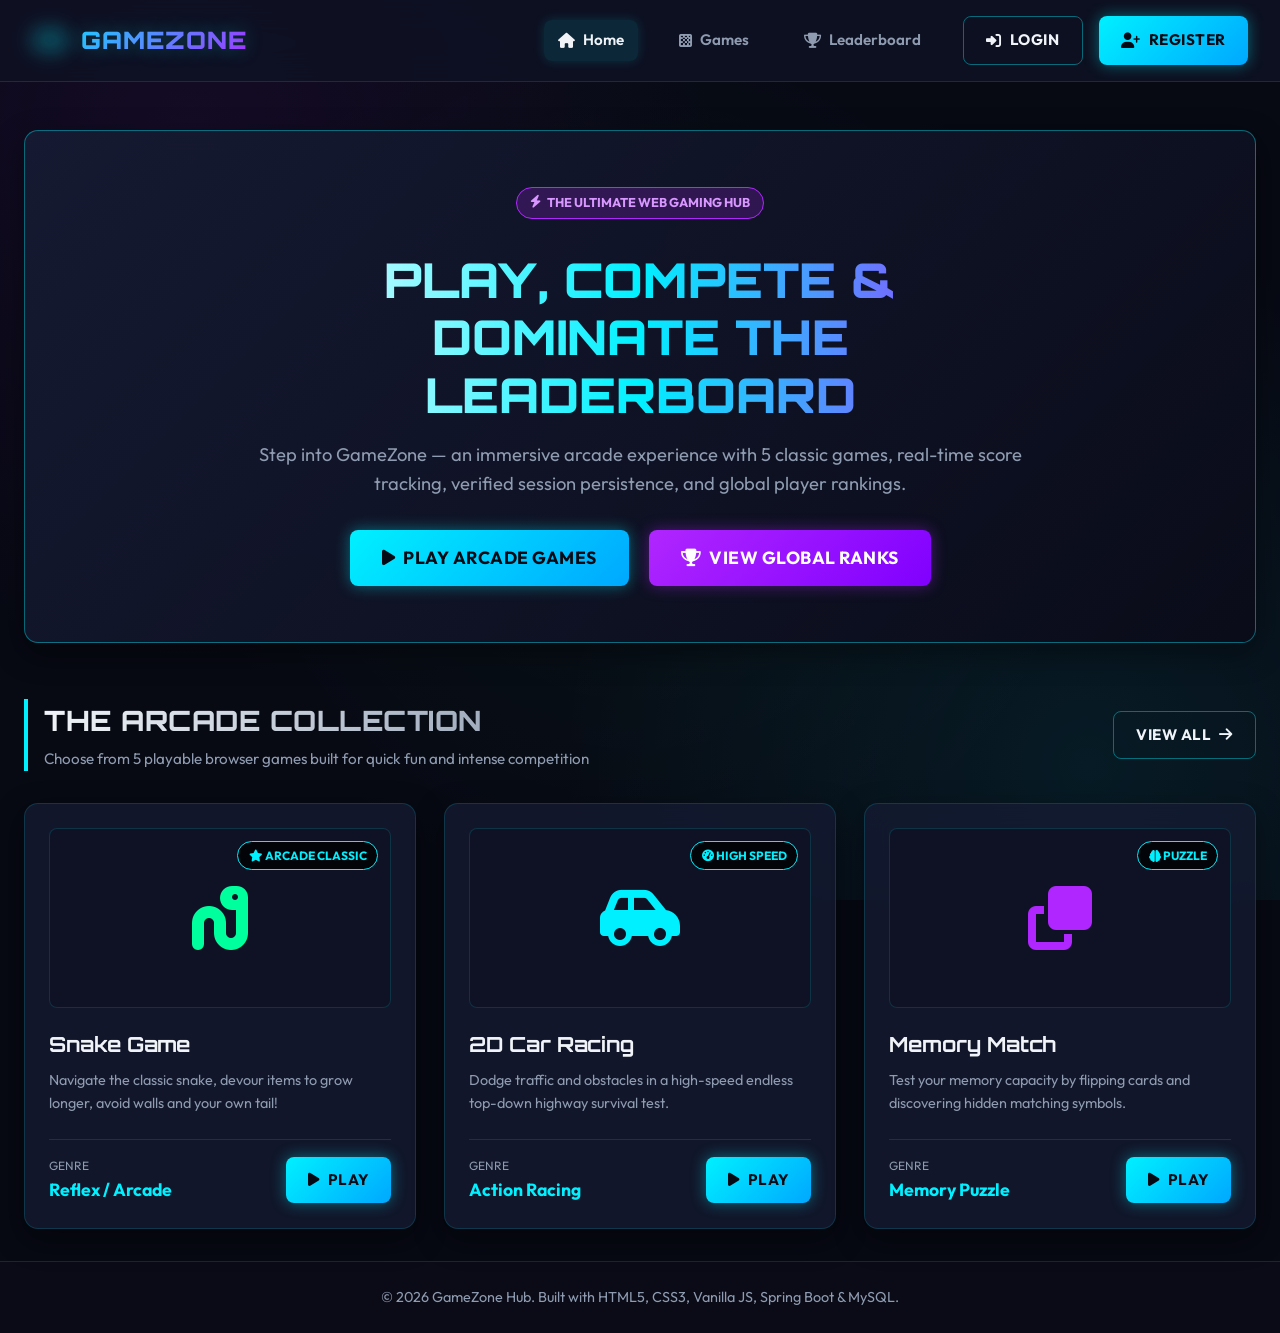
<file: frontend/index.html>
<!DOCTYPE html>
<html lang="en">
<head>
  <meta charset="UTF-8">
  <meta name="viewport" content="width=device-width, initial-scale=1.0">
  <title>GameZone — Web Game Hub</title>
  <link rel="stylesheet" href="css/style.css">
  <link rel="stylesheet" href="css/games.css">
  <link rel="stylesheet" href="https://cdnjs.cloudflare.com/ajax/libs/font-awesome/6.4.0/css/all.min.css">
</head>
<body>

  <!-- Navigation Bar -->
  <nav class="navbar">
    <a href="index.html" class="logo-container">
      <i class="fa-solid fa-gamepad logo-icon"></i>
      <span>GAMEZONE</span>
    </a>
    
    <button class="mobile-nav-toggle" id="navToggle">
      <i class="fa-solid fa-bars"></i>
    </button>

    <ul class="nav-links" id="navLinks">
      <li><a href="index.html" class="nav-link active"><i class="fa-solid fa-house"></i> Home</a></li>
      <li><a href="games.html" class="nav-link"><i class="fa-solid fa-chess-board"></i> Games</a></li>
      <li><a href="leaderboard.html" class="nav-link"><i class="fa-solid fa-trophy"></i> Leaderboard</a></li>
      <li id="guestLinks" style="display: flex; gap: 1rem;">
        <a href="login.html" class="btn btn-outline"><i class="fa-solid fa-right-to-bracket"></i> Login</a>
        <a href="register.html" class="btn btn-primary"><i class="fa-solid fa-user-plus"></i> Register</a>
      </li>
      <li id="authLinks" class="nav-user" style="display: none;">
        <a href="dashboard.html" class="nav-link"><i class="fa-solid fa-gauge-high"></i> Dashboard</a>
        <a href="profile.html" class="user-badge">
          <div class="avatar" id="navAvatar">U</div>
          <span class="username-display" id="navUsername">Player</span>
        </a>
        <button id="logoutBtn" class="btn btn-outline" style="padding: 0.4rem 0.8rem; font-size: 0.85rem;">
          <i class="fa-solid fa-power-off"></i>
        </button>
      </li>
    </ul>
  </nav>

  <!-- Main Hero Section -->
  <main class="container">
    <section class="card" style="margin-top: 1rem; padding: 3.5rem 2rem; text-align: center; background: linear-gradient(135deg, rgba(22, 27, 51, 0.95) 0%, rgba(10, 12, 26, 0.98) 100%); border-color: var(--primary-cyan-glow);">
      <div style="max-width: 800px; margin: 0 auto;">
        <span class="featured-badge"><i class="fa-solid fa-bolt"></i> THE ULTIMATE WEB GAMING HUB</span>
        <h1 style="font-family: var(--font-heading); font-size: 3rem; font-weight: 900; line-height: 1.2; margin: 1rem 0; background: linear-gradient(90deg, #fff 0%, var(--primary-cyan) 50%, var(--secondary-purple) 100%); -webkit-background-clip: text; -webkit-text-fill-color: transparent;">
          PLAY, COMPETE & DOMINATE THE LEADERBOARD
        </h1>
        <p style="font-size: 1.15rem; color: var(--text-muted); margin-bottom: 2rem;">
          Step into GameZone — an immersive arcade experience with 5 classic games, real-time score tracking, verified session persistence, and global player rankings.
        </p>
        <div style="display: flex; gap: 1.25rem; justify-content: center; flex-wrap: wrap;">
          <a href="games.html" class="btn btn-primary" style="font-size: 1.1rem; padding: 0.85rem 2rem;">
            <i class="fa-solid fa-play"></i> Play Arcade Games
          </a>
          <a href="leaderboard.html" class="btn btn-secondary" style="font-size: 1.1rem; padding: 0.85rem 2rem;">
            <i class="fa-solid fa-trophy"></i> View Global Ranks
          </a>
        </div>
      </div>
    </section>

    <!-- Arcade Games Preview -->
    <section style="margin-top: 3.5rem;">
      <div class="section-header">
        <div>
          <h2 class="section-title">THE ARCADE COLLECTION</h2>
          <p class="section-subtitle">Choose from 5 playable browser games built for quick fun and intense competition</p>
        </div>
        <a href="games.html" class="btn btn-outline">View All <i class="fa-solid fa-arrow-right"></i></a>
      </div>

      <div class="games-grid">
        <!-- Snake -->
        <div class="card game-card">
          <div class="game-thumbnail">
            <span class="game-badge"><i class="fa-solid fa-star"></i> Arcade Classic</span>
            <i class="fa-solid fa-worm" style="font-size: 4rem; color: var(--accent-green);"></i>
          </div>
          <h3 class="game-title">Snake Game</h3>
          <p class="game-description">Navigate the classic snake, devour items to grow longer, avoid walls and your own tail!</p>
          <div class="game-card-footer">
            <div class="game-stat">
              <span class="game-stat-label">Genre</span>
              <span class="game-stat-value" style="color: var(--primary-cyan);">Reflex / Arcade</span>
            </div>
            <a href="games.html?play=snake" class="btn btn-primary btn-sm"><i class="fa-solid fa-play"></i> Play</a>
          </div>
        </div>

        <!-- 2D Car Racing -->
        <div class="card game-card">
          <div class="game-thumbnail">
            <span class="game-badge"><i class="fa-solid fa-gauge-high"></i> High Speed</span>
            <i class="fa-solid fa-car-side" style="font-size: 4rem; color: var(--primary-cyan);"></i>
          </div>
          <h3 class="game-title">2D Car Racing</h3>
          <p class="game-description">Dodge traffic and obstacles in a high-speed endless top-down highway survival test.</p>
          <div class="game-card-footer">
            <div class="game-stat">
              <span class="game-stat-label">Genre</span>
              <span class="game-stat-value" style="color: var(--primary-cyan);">Action Racing</span>
            </div>
            <a href="games.html?play=car-racing" class="btn btn-primary btn-sm"><i class="fa-solid fa-play"></i> Play</a>
          </div>
        </div>

        <!-- Memory Match -->
        <div class="card game-card">
          <div class="game-thumbnail">
            <span class="game-badge"><i class="fa-solid fa-brain"></i> Puzzle</span>
            <i class="fa-solid fa-clone" style="font-size: 4rem; color: var(--secondary-purple);"></i>
          </div>
          <h3 class="game-title">Memory Match</h3>
          <p class="game-description">Test your memory capacity by flipping cards and discovering hidden matching symbols.</p>
          <div class="game-card-footer">
            <div class="game-stat">
              <span class="game-stat-label">Genre</span>
              <span class="game-stat-value" style="color: var(--primary-cyan);">Memory Puzzle</span>
            </div>
            <a href="games.html?play=memory-match" class="btn btn-primary btn-sm"><i class="fa-solid fa-play"></i> Play</a>
          </div>
        </div>
      </div>
    </section>
  </main>

  <footer class="footer">
    <div class="footer-content">
      <p>&copy; 2026 GameZone Hub. Built with HTML5, CSS3, Vanilla JS, Spring Boot & MySQL.</p>
    </div>
  </footer>

  <script src="js/api.js"></script>
  <script src="js/auth.js"></script>
</body>
</html>
</file>
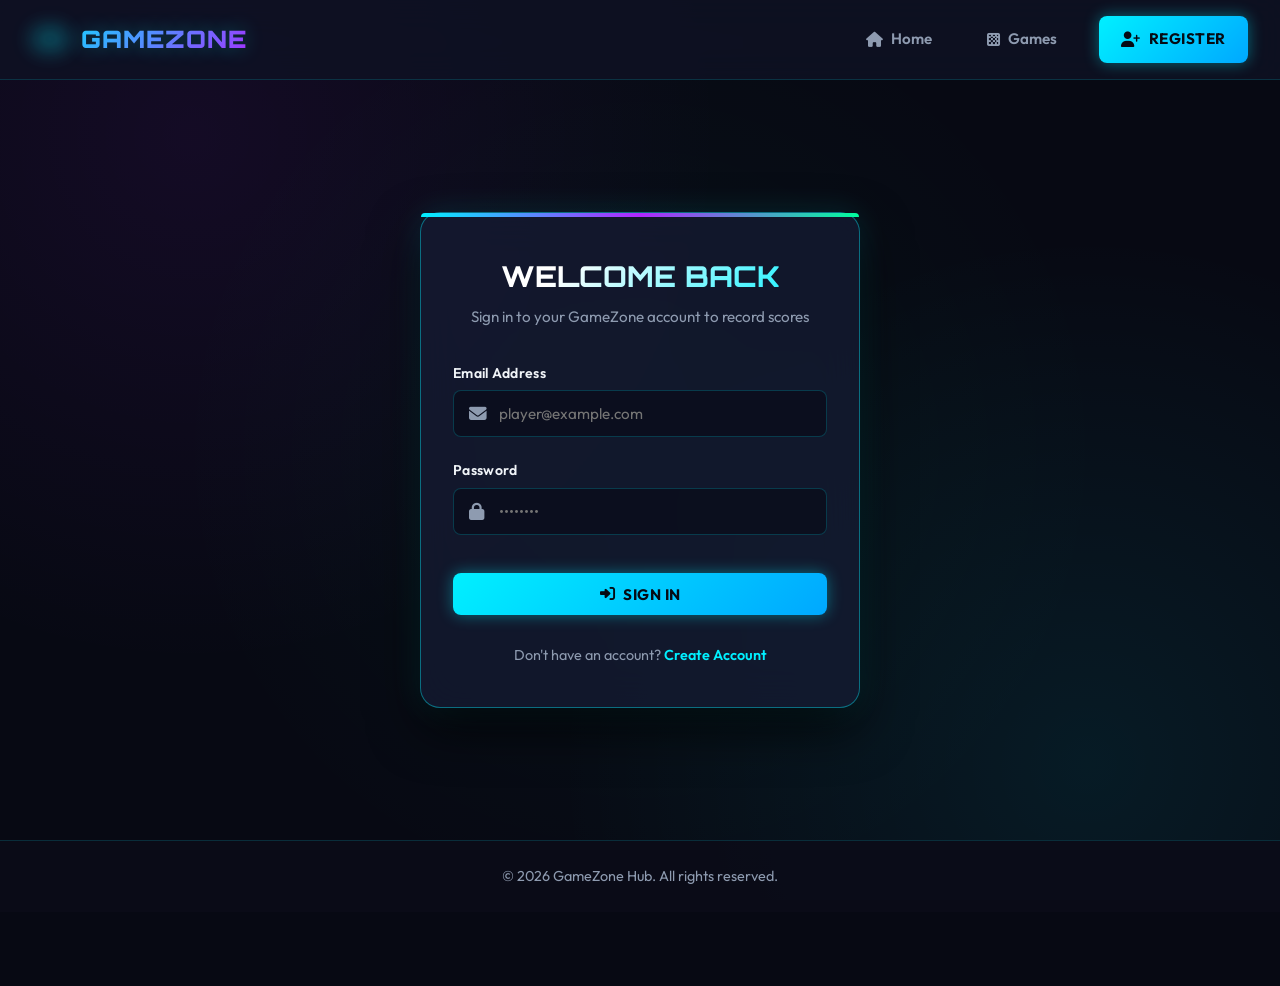
<file: frontend/dashboard.html>
<!DOCTYPE html>
<html lang="en">
<head>
  <meta charset="UTF-8">
  <meta name="viewport" content="width=device-width, initial-scale=1.0">
  <title>Dashboard — GameZone</title>
  <link rel="stylesheet" href="css/style.css">
  <link rel="stylesheet" href="css/games.css">
  <link rel="stylesheet" href="https://cdnjs.cloudflare.com/ajax/libs/font-awesome/6.4.0/css/all.min.css">
</head>
<body>

  <!-- Navigation Bar -->
  <nav class="navbar">
    <a href="dashboard.html" class="logo-container">
      <i class="fa-solid fa-gamepad logo-icon"></i>
      <span>GAMEZONE</span>
    </a>
    
    <button class="mobile-nav-toggle" id="navToggle">
      <i class="fa-solid fa-bars"></i>
    </button>

    <ul class="nav-links" id="navLinks">
      <li><a href="index.html" class="nav-link"><i class="fa-solid fa-house"></i> Home</a></li>
      <li><a href="games.html" class="nav-link"><i class="fa-solid fa-chess-board"></i> Games</a></li>
      <li><a href="leaderboard.html" class="nav-link"><i class="fa-solid fa-trophy"></i> Leaderboard</a></li>
      <li><a href="profile.html" class="nav-link"><i class="fa-solid fa-user"></i> My Profile</a></li>
      <li class="nav-user">
        <a href="profile.html" class="user-badge">
          <div class="avatar" id="dashAvatar">P</div>
          <span class="username-display" id="dashUsername">Player</span>
        </a>
        <button id="logoutBtn" class="btn btn-outline" style="padding: 0.4rem 0.8rem; font-size: 0.85rem;" title="Logout">
          <i class="fa-solid fa-power-off"></i>
        </button>
      </li>
    </ul>
  </nav>

  <main class="container">
    <!-- Welcome Header & Quick Stats -->
    <div style="margin-bottom: 2rem; display: flex; flex-wrap: wrap; justify-content: space-between; align-items: center; gap: 1rem;">
      <div>
        <h1 style="font-family: var(--font-heading); font-size: 2.2rem; font-weight: 800; color: #fff;">
          WELCOME BACK, <span id="userWelcomeName" style="color: var(--primary-cyan);">PLAYER</span>!
        </h1>
        <p style="color: var(--text-muted);">Ready to climb the arcade leaderboard today?</p>
      </div>
      <a href="games.html" class="btn btn-primary"><i class="fa-solid fa-gamepad"></i> Jump Into Games</a>
    </div>

    <!-- User Stats Cards Grid -->
    <div style="display: grid; grid-template-columns: repeat(auto-fit, minmax(220px, 1fr)); gap: 1.5rem; margin-bottom: 2.5rem;">
      <div class="card" style="display: flex; align-items: center; gap: 1.25rem;">
        <div style="width: 54px; height: 54px; border-radius: var(--radius-sm); background: rgba(0, 240, 255, 0.15); border: 1px solid var(--primary-cyan); display: flex; align-items: center; justify-content: center; font-size: 1.6rem; color: var(--primary-cyan);">
          <i class="fa-solid fa-gamepad"></i>
        </div>
        <div>
          <span style="font-size: 0.8rem; color: var(--text-muted); text-transform: uppercase;">Total Games Played</span>
          <h2 style="font-family: var(--font-heading); font-size: 1.8rem; font-weight: 800; color: #fff;" id="statTotalGames">0</h2>
        </div>
      </div>

      <div class="card" style="display: flex; align-items: center; gap: 1.25rem;">
        <div style="width: 54px; height: 54px; border-radius: var(--radius-sm); background: rgba(176, 38, 255, 0.15); border: 1px solid var(--secondary-purple); display: flex; align-items: center; justify-content: center; font-size: 1.6rem; color: var(--secondary-purple);">
          <i class="fa-solid fa-star"></i>
        </div>
        <div>
          <span style="font-size: 0.8rem; color: var(--text-muted); text-transform: uppercase;">Total Points</span>
          <h2 style="font-family: var(--font-heading); font-size: 1.8rem; font-weight: 800; color: var(--accent-green);" id="statTotalPoints">0</h2>
        </div>
      </div>

      <div class="card" style="display: flex; align-items: center; gap: 1.25rem;">
        <div style="width: 54px; height: 54px; border-radius: var(--radius-sm); background: rgba(0, 255, 157, 0.15); border: 1px solid var(--accent-green); display: flex; align-items: center; justify-content: center; font-size: 1.6rem; color: var(--accent-green);">
          <i class="fa-solid fa-trophy"></i>
        </div>
        <div>
          <span style="font-size: 0.8rem; color: var(--text-muted); text-transform: uppercase;">Personal Best Score</span>
          <h2 style="font-family: var(--font-heading); font-size: 1.8rem; font-weight: 800; color: var(--primary-cyan);" id="statPersonalBest">0</h2>
        </div>
      </div>

      <div class="card" style="display: flex; align-items: center; gap: 1.25rem;">
        <div style="width: 54px; height: 54px; border-radius: var(--radius-sm); background: rgba(255, 215, 0, 0.15); border: 1px solid var(--accent-gold); display: flex; align-items: center; justify-content: center; font-size: 1.6rem; color: var(--accent-gold);">
          <i class="fa-solid fa-ranking-star"></i>
        </div>
        <div>
          <span style="font-size: 0.8rem; color: var(--text-muted); text-transform: uppercase;">Overall Rank</span>
          <h2 style="font-family: var(--font-heading); font-size: 1.8rem; font-weight: 800; color: var(--accent-gold);" id="statOverallRank">#--</h2>
        </div>
      </div>
    </div>

    <!-- Featured Game Card -->
    <div class="card featured-game-card">
      <div class="featured-content">
        <span class="featured-badge"><i class="fa-solid fa-fire"></i> FEATURED TODAY</span>
        <h2 class="featured-title">2D CAR RACING</h2>
        <p class="featured-desc">
          Test your extreme reaction times on the digital highway! Avoid oncoming speeders, dodge oil spills, and set the highest distance survival score.
        </p>
        <div>
          <a href="games.html?play=car-racing" class="btn btn-primary"><i class="fa-solid fa-play"></i> Play Featured Game</a>
        </div>
      </div>
      <div style="display: flex; align-items: center; justify-content: center; padding: 1rem;">
        <i class="fa-solid fa-car-rear" style="font-size: 9rem; color: var(--primary-cyan); filter: drop-shadow(0 0 25px var(--primary-cyan-glow));"></i>
      </div>
    </div>

    <!-- Recent History & Leaderboard Teaser Grid -->
    <div style="display: grid; grid-template-columns: 2fr 1fr; gap: 1.75rem;">
      <!-- Recent History -->
      <div class="card">
        <div style="display: flex; justify-content: space-between; align-items: center; margin-bottom: 1.25rem;">
          <h3 style="font-family: var(--font-heading); font-size: 1.2rem; color: var(--text-main);"><i class="fa-solid fa-history"></i> Recent Game History</h3>
          <a href="profile.html" style="font-size: 0.85rem;">View Full History</a>
        </div>
        <div id="recentHistoryList">
          <p style="color: var(--text-muted); font-size: 0.9rem;">Loading recent sessions...</p>
        </div>
      </div>

      <!-- Quick Leaderboard Link Card -->
      <div class="card" style="display: flex; flex-direction: column; justify-content: space-between;">
        <div>
          <h3 style="font-family: var(--font-heading); font-size: 1.2rem; color: var(--text-main); margin-bottom: 0.75rem;">
            <i class="fa-solid fa-ranking-star" style="color: var(--accent-gold);"></i> Global Leaderboard
          </h3>
          <p style="color: var(--text-muted); font-size: 0.9rem; margin-bottom: 1.5rem;">
            Check how your top scores compare with college players across all games.
          </p>
        </div>
        <a href="leaderboard.html" class="btn btn-secondary" style="width: 100%;"><i class="fa-solid fa-trophy"></i> Open Leaderboard</a>
      </div>
    </div>
  </main>

  <footer class="footer">
    <div class="footer-content">
      <p>&copy; 2026 GameZone Hub. All rights reserved.</p>
    </div>
  </footer>

  <script src="js/api.js"></script>
  <script src="js/auth.js"></script>
  <script src="js/dashboard.js"></script>
</body>
</html>
</file>
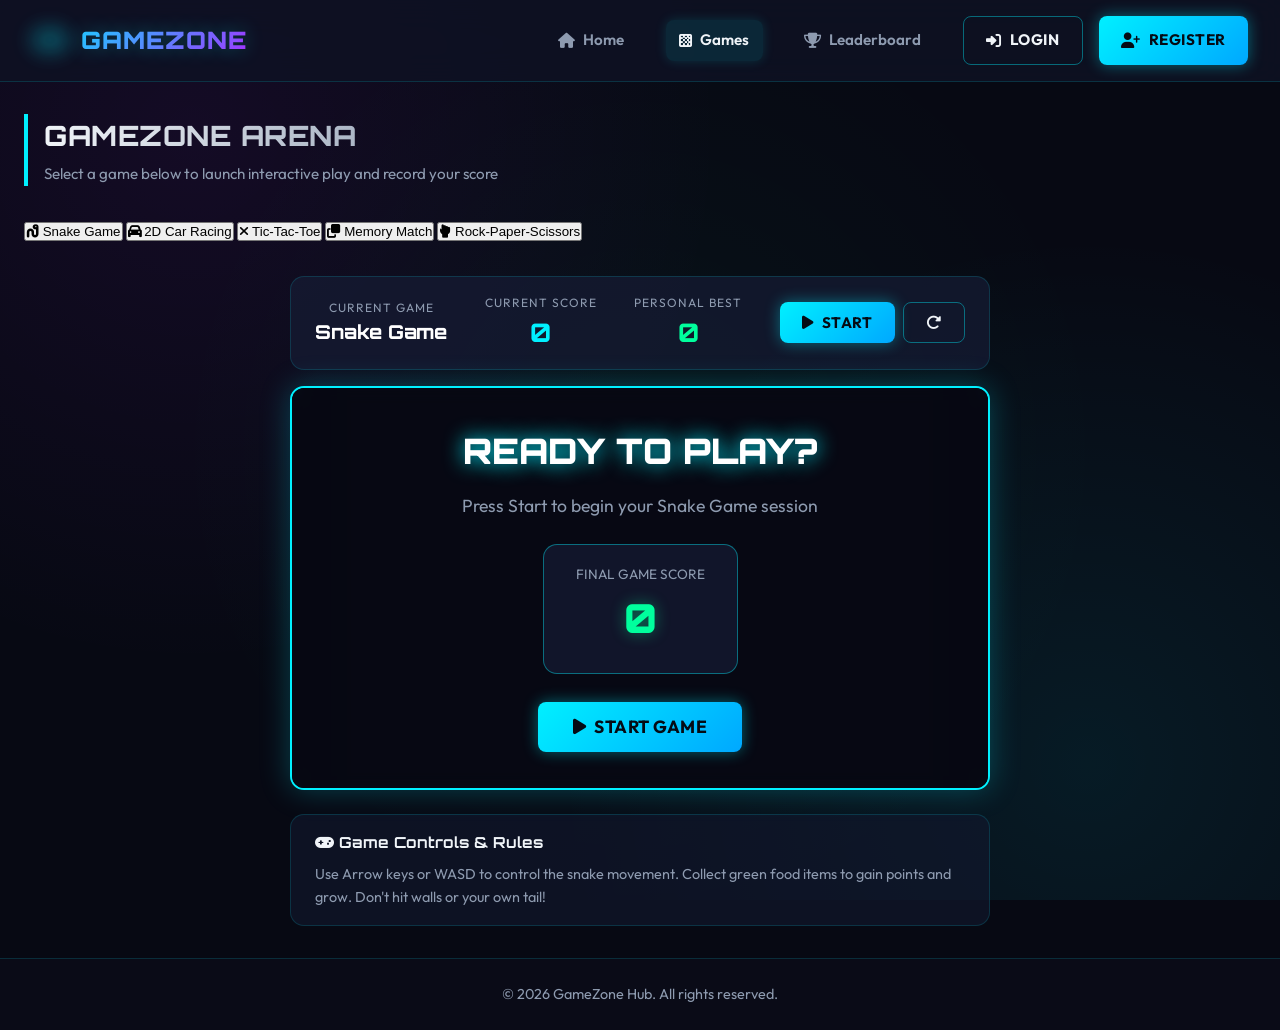
<file: frontend/games.html>
<!DOCTYPE html>
<html lang="en">
<head>
  <meta charset="UTF-8">
  <meta name="viewport" content="width=device-width, initial-scale=1.0">
  <title>Arcade Games — GameZone</title>
  <link rel="stylesheet" href="css/style.css">
  <link rel="stylesheet" href="css/games.css">
  <link rel="stylesheet" href="https://cdnjs.cloudflare.com/ajax/libs/font-awesome/6.4.0/css/all.min.css">
</head>
<body>

  <!-- Navigation Bar -->
  <nav class="navbar">
    <a href="index.html" class="logo-container">
      <i class="fa-solid fa-gamepad logo-icon"></i>
      <span>GAMEZONE</span>
    </a>
    
    <button class="mobile-nav-toggle" id="navToggle">
      <i class="fa-solid fa-bars"></i>
    </button>

    <ul class="nav-links" id="navLinks">
      <li><a href="index.html" class="nav-link"><i class="fa-solid fa-house"></i> Home</a></li>
      <li><a href="games.html" class="nav-link active"><i class="fa-solid fa-chess-board"></i> Games</a></li>
      <li><a href="leaderboard.html" class="nav-link"><i class="fa-solid fa-trophy"></i> Leaderboard</a></li>
      <li id="guestLinks" style="display: flex; gap: 1rem;">
        <a href="login.html" class="btn btn-outline"><i class="fa-solid fa-right-to-bracket"></i> Login</a>
        <a href="register.html" class="btn btn-primary"><i class="fa-solid fa-user-plus"></i> Register</a>
      </li>
      <li id="authLinks" class="nav-user" style="display: none;">
        <a href="dashboard.html" class="nav-link"><i class="fa-solid fa-gauge-high"></i> Dashboard</a>
        <a href="profile.html" class="user-badge">
          <div class="avatar" id="navAvatar">P</div>
          <span class="username-display" id="navUsername">Player</span>
        </a>
        <button id="logoutBtn" class="btn btn-outline" style="padding: 0.4rem 0.8rem; font-size: 0.85rem;">
          <i class="fa-solid fa-power-off"></i>
        </button>
      </li>
    </ul>
  </nav>

  <main class="container">
    <!-- Game Selection Bar / Tabs -->
    <div style="margin-bottom: 2rem;">
      <div class="section-header">
        <div>
          <h1 class="section-title">GAMEZONE ARENA</h1>
          <p class="section-subtitle">Select a game below to launch interactive play and record your score</p>
        </div>
      </div>

      <div class="leaderboard-tabs" id="gameSelectorTabs">
        <button class="tab-btn active" data-game="snake"><i class="fa-solid fa-worm"></i> Snake Game</button>
        <button class="tab-btn" data-game="car-racing"><i class="fa-solid fa-car"></i> 2D Car Racing</button>
        <button class="tab-btn" data-game="tic-tac-toe"><i class="fa-solid fa-xmark"></i> Tic-Tac-Toe</button>
        <button class="tab-btn" data-game="memory-match"><i class="fa-solid fa-clone"></i> Memory Match</button>
        <button class="tab-btn" data-game="rock-paper-scissors"><i class="fa-solid fa-hand-back-fist"></i> Rock-Paper-Scissors</button>
      </div>
    </div>

    <!-- Active Game Play Area -->
    <div class="game-arena-wrapper">
      
      <!-- Top HUD Stats Bar -->
      <div class="game-hud">
        <div class="hud-stat">
          <span class="hud-label">Current Game</span>
          <span class="hud-value" id="hudGameName" style="font-size: 1.2rem; color: #fff;">Snake</span>
        </div>
        <div class="hud-stat">
          <span class="hud-label">Current Score</span>
          <span class="hud-value" id="hudScore">0</span>
        </div>
        <div class="hud-stat">
          <span class="hud-label">Personal Best</span>
          <span class="hud-value" id="hudPersonalBest" style="color: var(--accent-green);">0</span>
        </div>
        <div style="display: flex; gap: 0.5rem;">
          <button id="btnStartPause" class="btn btn-primary btn-sm"><i class="fa-solid fa-play"></i> Start</button>
          <button id="btnRestart" class="btn btn-outline btn-sm"><i class="fa-solid fa-rotate-right"></i></button>
        </div>
      </div>

      <!-- Canvas / Board Container -->
      <div class="canvas-container" id="canvasContainer">
        <!-- Canvas for Snake and Car Racing -->
        <canvas id="gameCanvas" width="600" height="400"></canvas>

        <!-- Dynamic HTML Boards for TicTacToe, Memory, RPS -->
        <div id="htmlBoardContainer" style="display: none; width: 100%; height: 100%; min-height: 400px; padding: 1.5rem; text-align: center;"></div>

        <!-- Overlay Screen (Start / Pause / Game Over) -->
        <div class="game-overlay" id="gameOverlay">
          <h2 class="overlay-title" id="overlayTitle">READY TO PLAY?</h2>
          <p class="overlay-subtitle" id="overlaySubtitle">Press Start to begin your game session</p>
          
          <div class="overlay-score-box hidden" id="overlayScoreBox">
            <span class="overlay-score-label">Final Game Score</span>
            <div class="overlay-score-val" id="overlayScoreVal">0</div>
            <div id="overlayScoreStatus" style="font-size: 0.85rem; color: var(--accent-green); margin-top: 0.4rem;"></div>
          </div>

          <button id="overlayActionBtn" class="btn btn-primary" style="padding: 0.85rem 2.2rem; font-size: 1.1rem;">
            <i class="fa-solid fa-play"></i> START GAME
          </button>
        </div>
      </div>

      <!-- Mobile Touch Controls -->
      <div class="mobile-controls" id="mobileControls">
        <div></div>
        <button class="dpad-btn" id="btnUp"><i class="fa-solid fa-chevron-up"></i></button>
        <div></div>
        <button class="dpad-btn" id="btnLeft"><i class="fa-solid fa-chevron-left"></i></button>
        <button class="dpad-btn" id="btnDown"><i class="fa-solid fa-chevron-down"></i></button>
        <button class="dpad-btn" id="btnRight"><i class="fa-solid fa-chevron-right"></i></button>
      </div>

      <!-- Controls Explanation Box -->
      <div class="controls-guide" id="controlsGuide">
        <h4><i class="fa-solid fa-gamepad"></i> Game Controls & Rules</h4>
        <p id="controlsText">Use Arrow keys or WASD to control the snake movement. Collect green food items to gain points and grow. Don't hit walls or your own tail!</p>
      </div>

    </div>
  </main>

  <footer class="footer">
    <div class="footer-content">
      <p>&copy; 2026 GameZone Hub. All rights reserved.</p>
    </div>
  </footer>

  <script src="js/api.js"></script>
  <script src="js/auth.js"></script>

  <!-- Game Scripts -->
  <script src="games/snake.js"></script>
  <script src="games/car-racing.js"></script>
  <script src="games/tic-tac-toe.js"></script>
  <script src="games/memory-match.js"></script>
  <script src="games/rock-paper-scissors.js"></script>

  <!-- Main Game Hub Controller -->
  <script src="js/games.js"></script>
</body>
</html>
</file>
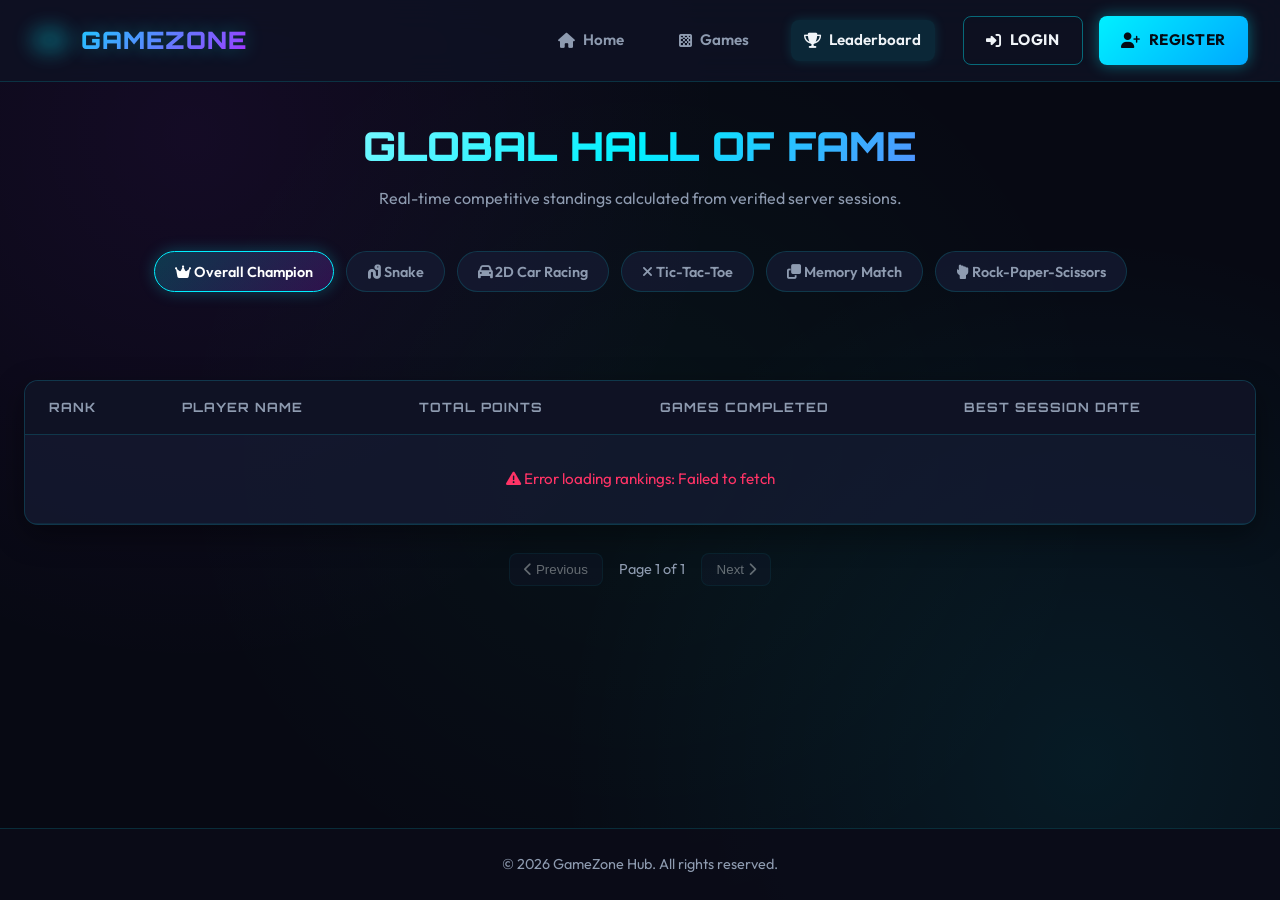
<file: frontend/leaderboard.html>
<!DOCTYPE html>
<html lang="en">
<head>
  <meta charset="UTF-8">
  <meta name="viewport" content="width=device-width, initial-scale=1.0">
  <title>Leaderboards — GameZone</title>
  <link rel="stylesheet" href="css/style.css">
  <link rel="stylesheet" href="css/leaderboard.css">
  <link rel="stylesheet" href="https://cdnjs.cloudflare.com/ajax/libs/font-awesome/6.4.0/css/all.min.css">
</head>
<body>

  <!-- Navigation Bar -->
  <nav class="navbar">
    <a href="index.html" class="logo-container">
      <i class="fa-solid fa-gamepad logo-icon"></i>
      <span>GAMEZONE</span>
    </a>
    
    <button class="mobile-nav-toggle" id="navToggle">
      <i class="fa-solid fa-bars"></i>
    </button>

    <ul class="nav-links" id="navLinks">
      <li><a href="index.html" class="nav-link"><i class="fa-solid fa-house"></i> Home</a></li>
      <li><a href="games.html" class="nav-link"><i class="fa-solid fa-chess-board"></i> Games</a></li>
      <li><a href="leaderboard.html" class="nav-link active"><i class="fa-solid fa-trophy"></i> Leaderboard</a></li>
      <li id="guestLinks" style="display: flex; gap: 1rem;">
        <a href="login.html" class="btn btn-outline"><i class="fa-solid fa-right-to-bracket"></i> Login</a>
        <a href="register.html" class="btn btn-primary"><i class="fa-solid fa-user-plus"></i> Register</a>
      </li>
      <li id="authLinks" class="nav-user" style="display: none;">
        <a href="dashboard.html" class="nav-link"><i class="fa-solid fa-gauge-high"></i> Dashboard</a>
        <a href="profile.html" class="user-badge">
          <div class="avatar" id="navAvatar">P</div>
          <span class="username-display" id="navUsername">Player</span>
        </a>
        <button id="logoutBtn" class="btn btn-outline" style="padding: 0.4rem 0.8rem; font-size: 0.85rem;">
          <i class="fa-solid fa-power-off"></i>
        </button>
      </li>
    </ul>
  </nav>

  <main class="container">
    <!-- Header -->
    <div class="leaderboard-header">
      <h1 style="font-family: var(--font-heading); font-size: 2.5rem; font-weight: 900; background: linear-gradient(135deg, #fff 0%, var(--primary-cyan) 50%, var(--secondary-purple) 100%); -webkit-background-clip: text; -webkit-text-fill-color: transparent;">
        GLOBAL HALL OF FAME
      </h1>
      <p style="color: var(--text-muted); max-width: 600px; margin: 0.5rem auto 0;">
        Real-time competitive standings calculated from verified server sessions.
      </p>
    </div>

    <!-- Category Tabs -->
    <div class="leaderboard-tabs" id="leaderboardTabs">
      <button class="tab-btn active" data-category="overall"><i class="fa-solid fa-crown"></i> Overall Champion</button>
      <button class="tab-btn" data-category="snake"><i class="fa-solid fa-worm"></i> Snake</button>
      <button class="tab-btn" data-category="car-racing"><i class="fa-solid fa-car"></i> 2D Car Racing</button>
      <button class="tab-btn" data-category="tic-tac-toe"><i class="fa-solid fa-xmark"></i> Tic-Tac-Toe</button>
      <button class="tab-btn" data-category="memory-match"><i class="fa-solid fa-clone"></i> Memory Match</button>
      <button class="tab-btn" data-category="rock-paper-scissors"><i class="fa-solid fa-hand-back-fist"></i> Rock-Paper-Scissors</button>
    </div>

    <!-- Top 3 Podium Display -->
    <div class="podium-container" id="podiumContainer">
      <!-- Dynamically filled by JS -->
    </div>

    <!-- Table Container -->
    <div class="leaderboard-table-container">
      <table class="leaderboard-table">
        <thead>
          <tr>
            <th>Rank</th>
            <th>Player Name</th>
            <th id="scoreColumnHeader">Total Points</th>
            <th>Games Completed</th>
            <th>Best Session Date</th>
          </tr>
        </thead>
        <tbody id="leaderboardBody">
          <!-- Dynamically filled by JS -->
        </tbody>
      </table>
    </div>

    <!-- Pagination Controls -->
    <div class="pagination">
      <button class="page-btn" id="prevPageBtn" disabled><i class="fa-solid fa-chevron-left"></i> Previous</button>
      <span class="page-info" id="pageInfo">Page 1 of 1</span>
      <button class="page-btn" id="nextPageBtn" disabled>Next <i class="fa-solid fa-chevron-right"></i></button>
    </div>
  </main>

  <footer class="footer">
    <div class="footer-content">
      <p>&copy; 2026 GameZone Hub. All rights reserved.</p>
    </div>
  </footer>

  <script src="js/api.js"></script>
  <script src="js/auth.js"></script>
  <script src="js/leaderboard.js"></script>
</body>
</html>
</file>
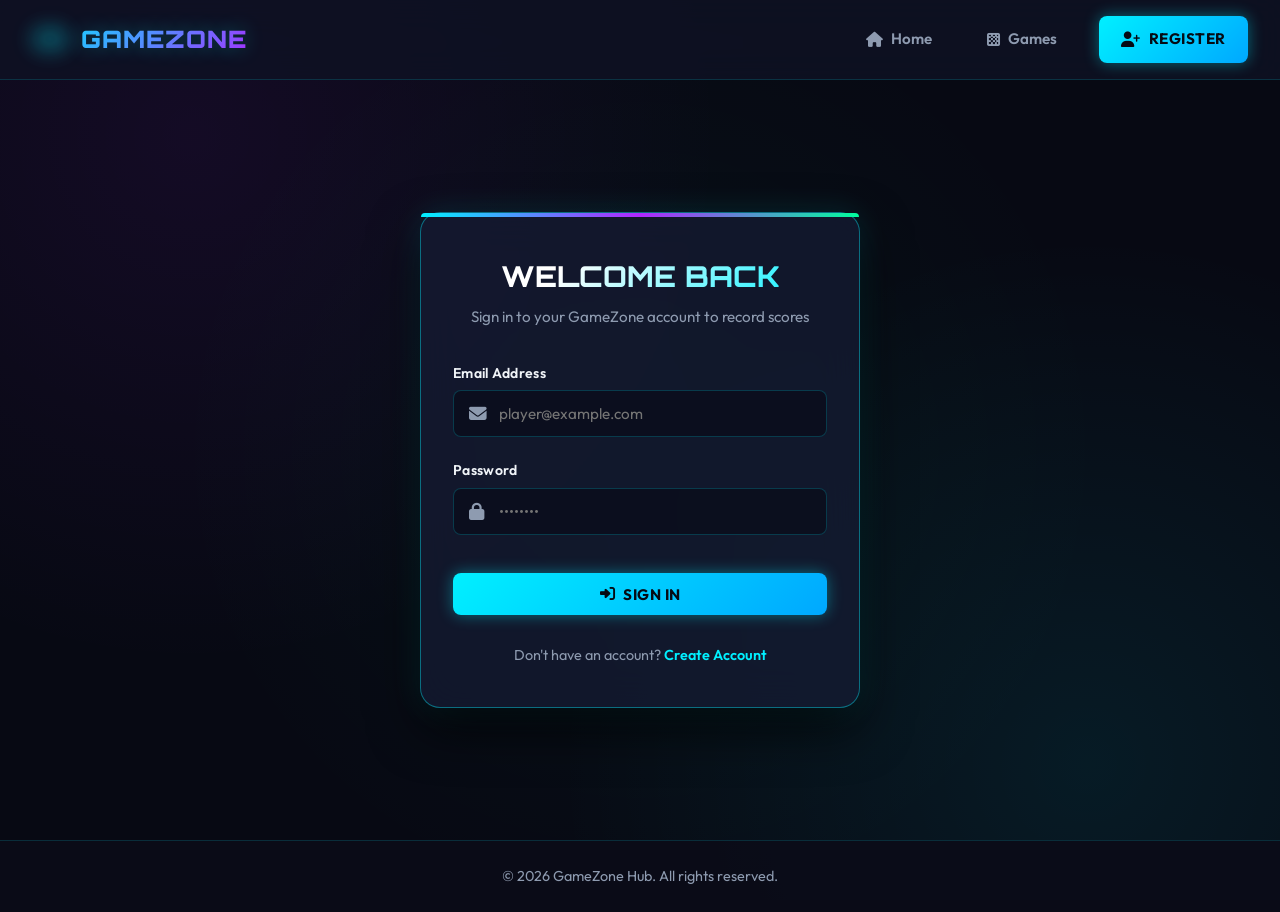
<file: frontend/login.html>
<!DOCTYPE html>
<html lang="en">
<head>
  <meta charset="UTF-8">
  <meta name="viewport" content="width=device-width, initial-scale=1.0">
  <title>Login — GameZone</title>
  <link rel="stylesheet" href="css/style.css">
  <link rel="stylesheet" href="css/auth.css">
  <link rel="stylesheet" href="https://cdnjs.cloudflare.com/ajax/libs/font-awesome/6.4.0/css/all.min.css">
</head>
<body>

  <!-- Navigation Bar -->
  <nav class="navbar">
    <a href="index.html" class="logo-container">
      <i class="fa-solid fa-gamepad logo-icon"></i>
      <span>GAMEZONE</span>
    </a>
    <ul class="nav-links">
      <li><a href="index.html" class="nav-link"><i class="fa-solid fa-house"></i> Home</a></li>
      <li><a href="games.html" class="nav-link"><i class="fa-solid fa-chess-board"></i> Games</a></li>
      <li><a href="register.html" class="btn btn-primary"><i class="fa-solid fa-user-plus"></i> Register</a></li>
    </ul>
  </nav>

  <div class="auth-wrapper">
    <div class="auth-card">
      <div class="auth-header">
        <h1 class="auth-title">WELCOME BACK</h1>
        <p class="auth-subtitle">Sign in to your GameZone account to record scores</p>
      </div>

      <div id="alertContainer"></div>

      <form id="loginForm" novalidate>
        <div class="form-group">
          <label for="email" class="form-label">Email Address</label>
          <div class="input-wrapper">
            <input type="email" id="email" class="form-control" placeholder="player@example.com" required>
            <i class="fa-solid fa-envelope input-icon"></i>
          </div>
          <span class="error-text" id="emailError"></span>
        </div>

        <div class="form-group">
          <label for="password" class="form-label">Password</label>
          <div class="input-wrapper">
            <input type="password" id="password" class="form-control" placeholder="••••••••" required>
            <i class="fa-solid fa-lock input-icon"></i>
          </div>
          <span class="error-text" id="passwordError"></span>
        </div>

        <button type="submit" class="btn btn-primary" style="width: 100%; margin-top: 1rem;" id="submitBtn">
          <i class="fa-solid fa-right-to-bracket"></i> Sign In
        </button>
      </form>

      <div class="auth-footer">
        Don't have an account? <a href="register.html">Create Account</a>
      </div>
    </div>
  </div>

  <footer class="footer">
    <div class="footer-content">
      <p>&copy; 2026 GameZone Hub. All rights reserved.</p>
    </div>
  </footer>

  <script src="js/api.js"></script>
  <script src="js/auth.js"></script>
</body>
</html>
</file>
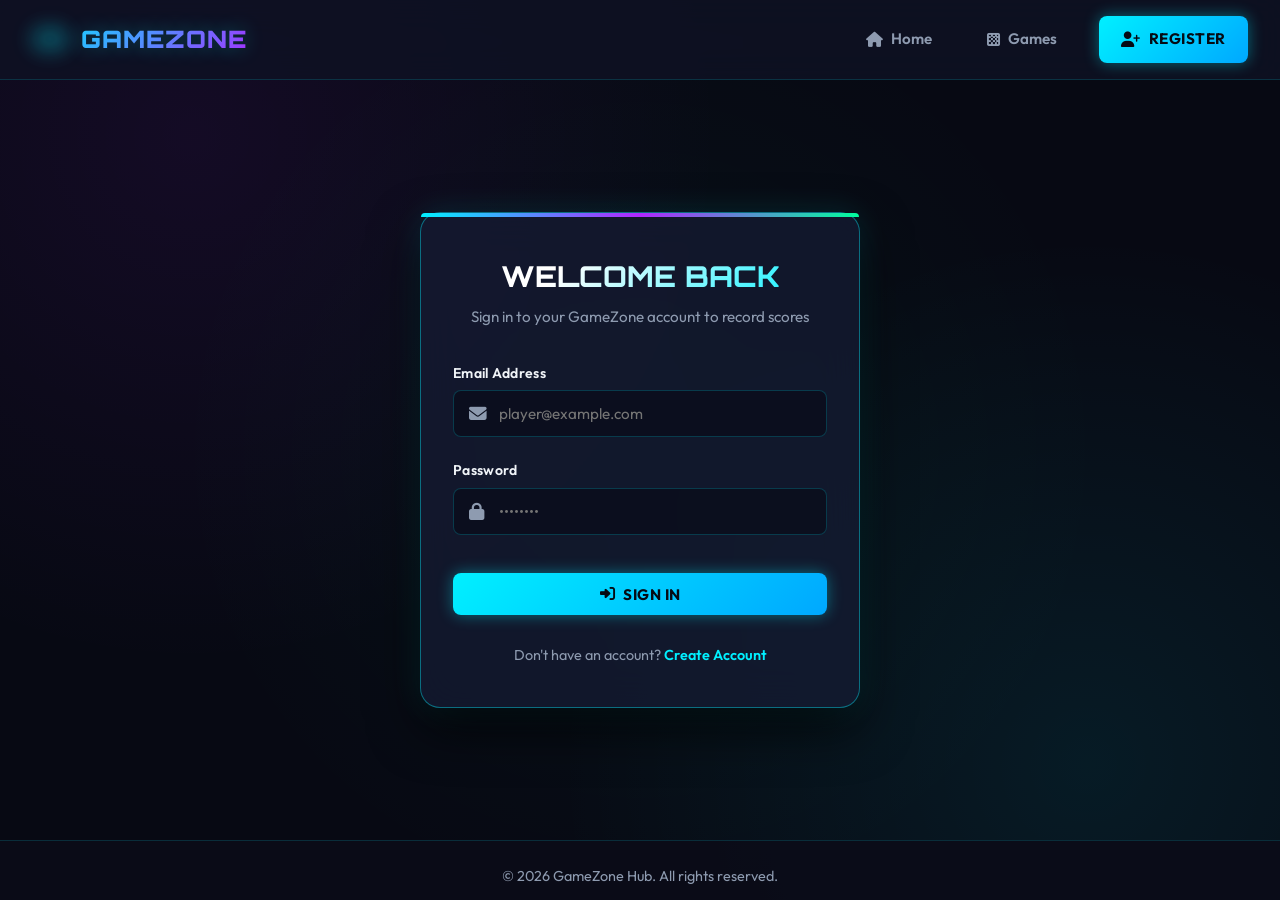
<file: frontend/profile.html>
<!DOCTYPE html>
<html lang="en">
<head>
  <meta charset="UTF-8">
  <meta name="viewport" content="width=device-width, initial-scale=1.0">
  <title>My Profile — GameZone</title>
  <link rel="stylesheet" href="css/style.css">
  <link rel="stylesheet" href="https://cdnjs.cloudflare.com/ajax/libs/font-awesome/6.4.0/css/all.min.css">
</head>
<body>

  <!-- Navigation Bar -->
  <nav class="navbar">
    <a href="index.html" class="logo-container">
      <i class="fa-solid fa-gamepad logo-icon"></i>
      <span>GAMEZONE</span>
    </a>
    
    <button class="mobile-nav-toggle" id="navToggle">
      <i class="fa-solid fa-bars"></i>
    </button>

    <ul class="nav-links" id="navLinks">
      <li><a href="index.html" class="nav-link"><i class="fa-solid fa-house"></i> Home</a></li>
      <li><a href="games.html" class="nav-link"><i class="fa-solid fa-chess-board"></i> Games</a></li>
      <li><a href="leaderboard.html" class="nav-link"><i class="fa-solid fa-trophy"></i> Leaderboard</a></li>
      <li><a href="profile.html" class="nav-link active"><i class="fa-solid fa-user"></i> My Profile</a></li>
      <li class="nav-user">
        <a href="profile.html" class="user-badge">
          <div class="avatar" id="navAvatar">P</div>
          <span class="username-display" id="navUsername">Player</span>
        </a>
        <button id="logoutBtn" class="btn btn-outline" style="padding: 0.4rem 0.8rem; font-size: 0.85rem;">
          <i class="fa-solid fa-power-off"></i>
        </button>
      </li>
    </ul>
  </nav>

  <main class="container">
    <div style="display: grid; grid-template-columns: 1fr 2fr; gap: 2rem;">
      
      <!-- Profile Card -->
      <div>
        <div class="card" style="text-align: center; position: relative;">
          <div style="width: 90px; height: 90px; border-radius: 50%; background: linear-gradient(135deg, var(--primary-cyan), var(--secondary-purple)); display: flex; align-items: center; justify-content: center; font-family: var(--font-heading); font-size: 2.5rem; font-weight: 800; color: #fff; margin: 0 auto 1rem; border: 3px solid var(--primary-cyan); box-shadow: 0 0 20px var(--primary-cyan-glow);" id="profileAvatar">
            P
          </div>
          <h2 style="font-family: var(--font-heading); font-size: 1.5rem; font-weight: 800; color: #fff;" id="profileFullName">Player Name</h2>
          <p style="color: var(--text-muted); font-size: 0.9rem; margin-bottom: 1.5rem;" id="profileEmail">player@example.com</p>

          <div style="border-top: 1px solid var(--border-glass); border-bottom: 1px solid var(--border-glass); padding: 1rem 0; margin-bottom: 1.5rem; text-align: left;">
            <div style="display: flex; justify-content: space-between; margin-bottom: 0.5rem; font-size: 0.9rem;">
              <span style="color: var(--text-muted);">Account Created:</span>
              <span style="color: #fff; font-weight: 600;" id="profileJoinedDate">Sept 2026</span>
            </div>
            <div style="display: flex; justify-content: space-between; margin-bottom: 0.5rem; font-size: 0.9rem;">
              <span style="color: var(--text-muted);">Global Standing:</span>
              <span style="color: var(--accent-gold); font-weight: 700;" id="profileRank">#--</span>
            </div>
          </div>

          <button class="btn btn-outline" style="width: 100%;" id="btnEditProfile">
            <i class="fa-solid fa-pen"></i> Edit Display Name
          </button>
        </div>

        <!-- Update Name Form (Hidden by default) -->
        <div class="card" id="editProfileCard" style="display: none; margin-top: 1rem;">
          <h3 style="font-family: var(--font-heading); font-size: 1.1rem; margin-bottom: 1rem;"><i class="fa-solid fa-user-gear"></i> Update Display Name</h3>
          <div id="profileAlert"></div>
          <form id="editProfileForm">
            <div style="margin-bottom: 1rem;">
              <label style="display: block; font-size: 0.85rem; color: var(--text-muted); margin-bottom: 0.3rem;">New Display Name</label>
              <input type="text" id="newFullName" class="form-control" style="padding-left: 1rem;" required>
            </div>
            <div style="display: flex; gap: 0.5rem;">
              <button type="submit" class="btn btn-primary btn-sm" style="flex: 1;">Save</button>
              <button type="button" class="btn btn-outline btn-sm" id="btnCancelEdit">Cancel</button>
            </div>
          </form>
        </div>
      </div>

      <!-- Statistics & History -->
      <div>
        <!-- Stats Summary Grid -->
        <div style="display: grid; grid-template-columns: repeat(3, 1fr); gap: 1rem; margin-bottom: 1.5rem;">
          <div class="card" style="padding: 1rem; text-align: center;">
            <span style="font-size: 0.75rem; color: var(--text-muted); text-transform: uppercase;">Games Completed</span>
            <div style="font-family: var(--font-heading); font-size: 1.5rem; color: var(--primary-cyan);" id="profileGamesPlayed">0</div>
          </div>
          <div class="card" style="padding: 1rem; text-align: center;">
            <span style="font-size: 0.75rem; color: var(--text-muted); text-transform: uppercase;">Total Points</span>
            <div style="font-family: var(--font-heading); font-size: 1.5rem; color: var(--accent-green);" id="profileTotalPoints">0</div>
          </div>
          <div class="card" style="padding: 1rem; text-align: center;">
            <span style="font-size: 0.75rem; color: var(--text-muted); text-transform: uppercase;">Highest Single Score</span>
            <div style="font-family: var(--font-heading); font-size: 1.5rem; color: var(--secondary-purple);" id="profileHighestScore">0</div>
          </div>
        </div>

        <!-- Personal Bests by Game -->
        <div class="card" style="margin-bottom: 1.5rem;">
          <h3 style="font-family: var(--font-heading); font-size: 1.2rem; margin-bottom: 1rem; border-bottom: 1px solid var(--border-glass); padding-bottom: 0.5rem;">
            <i class="fa-solid fa-medal" style="color: var(--accent-gold);"></i> Game Bests Break Down
          </h3>
          <div style="display: grid; grid-template-columns: repeat(auto-fit, minmax(180px, 1fr)); gap: 1rem;" id="gameBestsGrid">
            <!-- Dynamically populated -->
          </div>
        </div>

        <!-- Full History Table -->
        <div class="card">
          <h3 style="font-family: var(--font-heading); font-size: 1.2rem; margin-bottom: 1rem; border-bottom: 1px solid var(--border-glass); padding-bottom: 0.5rem;">
            <i class="fa-solid fa-clock-rotate-left"></i> Game Session History
          </h3>
          <div class="leaderboard-table-container">
            <table class="leaderboard-table" style="font-size: 0.9rem;">
              <thead>
                <tr>
                  <th>Game</th>
                  <th>Score</th>
                  <th>Duration</th>
                  <th>Date & Time</th>
                </tr>
              </thead>
              <tbody id="fullHistoryBody">
                <!-- Dynamically populated -->
              </tbody>
            </table>
          </div>
        </div>
      </div>

    </div>
  </main>

  <footer class="footer">
    <div class="footer-content">
      <p>&copy; 2026 GameZone Hub. All rights reserved.</p>
    </div>
  </footer>

  <script src="js/api.js"></script>
  <script src="js/auth.js"></script>
  <script src="js/profile.js"></script>
</body>
</html>
</file>
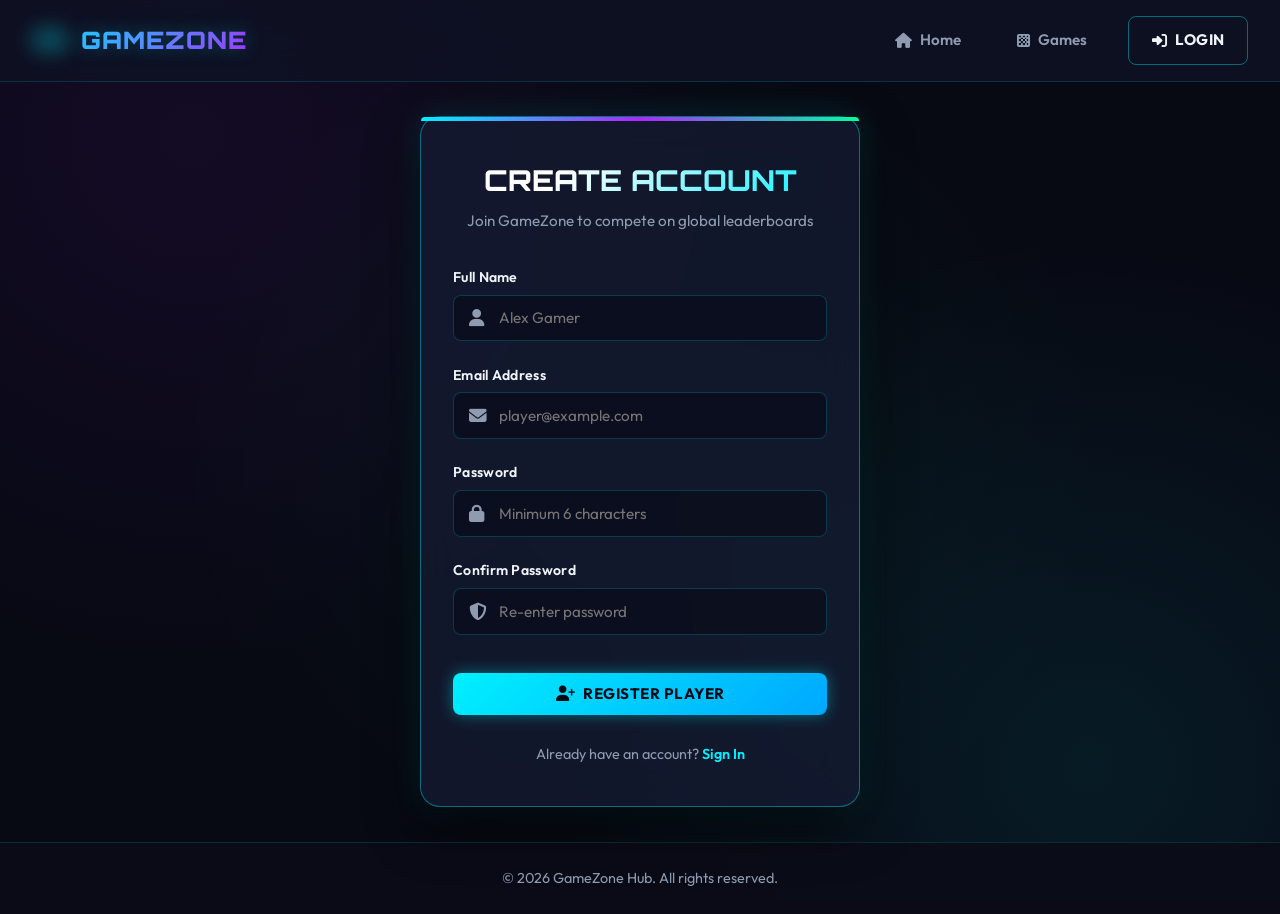
<file: frontend/register.html>
<!DOCTYPE html>
<html lang="en">
<head>
  <meta charset="UTF-8">
  <meta name="viewport" content="width=device-width, initial-scale=1.0">
  <title>Register — GameZone</title>
  <link rel="stylesheet" href="css/style.css">
  <link rel="stylesheet" href="css/auth.css">
  <link rel="stylesheet" href="https://cdnjs.cloudflare.com/ajax/libs/font-awesome/6.4.0/css/all.min.css">
</head>
<body>

  <!-- Navigation Bar -->
  <nav class="navbar">
    <a href="index.html" class="logo-container">
      <i class="fa-solid fa-gamepad logo-icon"></i>
      <span>GAMEZONE</span>
    </a>
    <ul class="nav-links">
      <li><a href="index.html" class="nav-link"><i class="fa-solid fa-house"></i> Home</a></li>
      <li><a href="games.html" class="nav-link"><i class="fa-solid fa-chess-board"></i> Games</a></li>
      <li><a href="login.html" class="btn btn-outline"><i class="fa-solid fa-right-to-bracket"></i> Login</a></li>
    </ul>
  </nav>

  <div class="auth-wrapper">
    <div class="auth-card">
      <div class="auth-header">
        <h1 class="auth-title">CREATE ACCOUNT</h1>
        <p class="auth-subtitle">Join GameZone to compete on global leaderboards</p>
      </div>

      <div id="alertContainer"></div>

      <form id="registerForm" novalidate>
        <div class="form-group">
          <label for="fullName" class="form-label">Full Name</label>
          <div class="input-wrapper">
            <input type="text" id="fullName" class="form-control" placeholder="Alex Gamer" required>
            <i class="fa-solid fa-user input-icon"></i>
          </div>
          <span class="error-text" id="fullNameError"></span>
        </div>

        <div class="form-group">
          <label for="email" class="form-label">Email Address</label>
          <div class="input-wrapper">
            <input type="email" id="email" class="form-control" placeholder="player@example.com" required>
            <i class="fa-solid fa-envelope input-icon"></i>
          </div>
          <span class="error-text" id="emailError"></span>
        </div>

        <div class="form-group">
          <label for="password" class="form-label">Password</label>
          <div class="input-wrapper">
            <input type="password" id="password" class="form-control" placeholder="Minimum 6 characters" required>
            <i class="fa-solid fa-lock input-icon"></i>
          </div>
          <span class="error-text" id="passwordError"></span>
        </div>

        <div class="form-group">
          <label for="confirmPassword" class="form-label">Confirm Password</label>
          <div class="input-wrapper">
            <input type="password" id="confirmPassword" class="form-control" placeholder="Re-enter password" required>
            <i class="fa-solid fa-shield-halved input-icon"></i>
          </div>
          <span class="error-text" id="confirmPasswordError"></span>
        </div>

        <button type="submit" class="btn btn-primary" style="width: 100%; margin-top: 1rem;" id="submitBtn">
          <i class="fa-solid fa-user-plus"></i> Register Player
        </button>
      </form>

      <div class="auth-footer">
        Already have an account? <a href="login.html">Sign In</a>
      </div>
    </div>
  </div>

  <footer class="footer">
    <div class="footer-content">
      <p>&copy; 2026 GameZone Hub. All rights reserved.</p>
    </div>
  </footer>

  <script src="js/api.js"></script>
  <script src="js/auth.js"></script>
</body>
</html>
</file>
<file: frontend/css/style.css>
/* ==========================================================================
   GAMEZONE — MASTER STYLESHEET & DESIGN SYSTEM
   Theme: Cyberpunk / Modern Arcade Dark Mode
   ========================================================================== */

@import url('https://fonts.googleapis.com/css2?family=Orbitron:wght@600;800;900&family=Outfit:wght@300;400;500;600;700;800&display=swap');

:root {
  /* Color Palette */
  --bg-darker: #070913;
  --bg-dark: #0f1224;
  --bg-card: rgba(22, 27, 51, 0.75);
  --bg-card-hover: rgba(30, 37, 70, 0.9);
  --bg-glass: rgba(18, 23, 45, 0.65);
  
  --primary-cyan: #00f0ff;
  --primary-cyan-glow: rgba(0, 240, 255, 0.4);
  --secondary-purple: #b026ff;
  --secondary-purple-glow: rgba(176, 38, 255, 0.4);
  --accent-green: #00ff9d;
  --accent-green-glow: rgba(0, 255, 157, 0.4);
  --accent-gold: #ffd700;
  --accent-silver: #c0c0c0;
  --accent-bronze: #cd7f32;
  --accent-red: #ff3366;
  
  --text-main: #f0f4f8;
  --text-muted: #8e9bb0;
  --text-dim: #5c6880;

  --border-glass: rgba(0, 240, 255, 0.15);
  --border-glass-hover: rgba(0, 240, 255, 0.4);
  
  /* Typography */
  --font-heading: 'Orbitron', sans-serif;
  --font-body: 'Outfit', sans-serif;
  
  /* Layout */
  --radius-sm: 8px;
  --radius-md: 14px;
  --radius-lg: 20px;
  --radius-full: 9999px;
  
  --shadow-neon-cyan: 0 0 20px rgba(0, 240, 255, 0.3);
  --shadow-neon-purple: 0 0 20px rgba(176, 38, 255, 0.3);
  --shadow-card: 0 10px 30px rgba(0, 0, 0, 0.4);
  
  --transition-fast: 0.2s cubic-bezier(0.4, 0, 0.2, 1);
  --transition-normal: 0.3s cubic-bezier(0.4, 0, 0.2, 1);
}

/* Reset & Base Setup */
*, *::before, *::after {
  box-sizing: border-box;
  margin: 0;
  padding: 0;
}

body {
  font-family: var(--font-body);
  background-color: var(--bg-darker);
  color: var(--text-main);
  min-height: 100vh;
  display: flex;
  flex-direction: column;
  line-height: 1.6;
  overflow-x: hidden;
  background-image: 
    radial-gradient(circle at 15% 15%, rgba(176, 38, 255, 0.08) 0%, transparent 40%),
    radial-gradient(circle at 85% 85%, rgba(0, 240, 255, 0.08) 0%, transparent 40%),
    radial-gradient(circle at 50% 50%, rgba(0, 255, 157, 0.04) 0%, transparent 60%);
  background-attachment: fixed;
}

a {
  color: var(--primary-cyan);
  text-decoration: none;
  transition: var(--transition-fast);
}
a:hover {
  color: #66f4ff;
  text-shadow: 0 0 8px var(--primary-cyan-glow);
}

/* Navigation Header */
.navbar {
  position: sticky;
  top: 0;
  z-index: 1000;
  background: rgba(15, 18, 36, 0.85);
  backdrop-filter: blur(16px);
  -webkit-backdrop-filter: blur(16px);
  border-bottom: 1px solid var(--border-glass);
  padding: 1rem 2rem;
  display: flex;
  align-items: center;
  justify-content: space-between;
}

.logo-container {
  display: flex;
  align-items: center;
  gap: 0.75rem;
  font-family: var(--font-heading);
  font-size: 1.5rem;
  font-weight: 900;
  letter-spacing: 1px;
  background: linear-gradient(135deg, var(--primary-cyan) 0%, var(--secondary-purple) 100%);
  -webkit-background-clip: text;
  -webkit-text-fill-color: transparent;
  text-shadow: var(--shadow-neon-cyan);
}

.logo-icon {
  font-size: 1.8rem;
  color: var(--primary-cyan);
  filter: drop-shadow(0 0 8px var(--primary-cyan-glow));
}

.nav-links {
  display: flex;
  align-items: center;
  gap: 1.75rem;
  list-style: none;
}

.nav-link {
  font-weight: 600;
  font-size: 0.95rem;
  color: var(--text-muted);
  display: flex;
  align-items: center;
  gap: 0.5rem;
  padding: 0.5rem 0.85rem;
  border-radius: var(--radius-sm);
  transition: var(--transition-fast);
}

.nav-link:hover, .nav-link.active {
  color: var(--text-main);
  background: rgba(0, 240, 255, 0.1);
  box-shadow: 0 0 12px rgba(0, 240, 255, 0.15);
}

.nav-user {
  display: flex;
  align-items: center;
  gap: 1rem;
}

.user-badge {
  display: flex;
  align-items: center;
  gap: 0.6rem;
  padding: 0.4rem 0.9rem;
  background: var(--bg-card);
  border: 1px solid var(--border-glass);
  border-radius: var(--radius-full);
}

.avatar {
  width: 32px;
  height: 32px;
  border-radius: 50%;
  background: linear-gradient(135deg, var(--primary-cyan), var(--secondary-purple));
  display: flex;
  align-items: center;
  justify-content: center;
  font-weight: 700;
  font-size: 0.9rem;
  color: #fff;
}

.username-display {
  font-weight: 600;
  font-size: 0.9rem;
}

/* Base Buttons */
.btn {
  display: inline-flex;
  align-items: center;
  justify-content: center;
  gap: 0.5rem;
  font-family: var(--font-body);
  font-weight: 700;
  font-size: 0.95rem;
  padding: 0.7rem 1.4rem;
  border-radius: var(--radius-sm);
  border: none;
  cursor: pointer;
  transition: var(--transition-fast);
  text-transform: uppercase;
  letter-spacing: 0.5px;
}

.btn-primary {
  background: linear-gradient(135deg, var(--primary-cyan) 0%, #00a8ff 100%);
  color: #050b14;
  box-shadow: 0 0 15px rgba(0, 240, 255, 0.4);
}
.btn-primary:hover {
  transform: translateY(-2px);
  box-shadow: 0 0 25px rgba(0, 240, 255, 0.7);
  background: linear-gradient(135deg, #33f3ff 0%, #1ab0ff 100%);
}

.btn-secondary {
  background: linear-gradient(135deg, var(--secondary-purple) 0%, #8000ff 100%);
  color: #fff;
  box-shadow: 0 0 15px rgba(176, 38, 255, 0.4);
}
.btn-secondary:hover {
  transform: translateY(-2px);
  box-shadow: 0 0 25px rgba(176, 38, 255, 0.7);
}

.btn-outline {
  background: transparent;
  border: 1px solid var(--border-glass-hover);
  color: var(--text-main);
}
.btn-outline:hover {
  background: rgba(0, 240, 255, 0.1);
  border-color: var(--primary-cyan);
  color: var(--primary-cyan);
}

.btn-danger {
  background: linear-gradient(135deg, var(--accent-red) 0%, #d90429 100%);
  color: #fff;
  box-shadow: 0 0 15px rgba(255, 51, 102, 0.4);
}
.btn-danger:hover {
  transform: translateY(-2px);
  box-shadow: 0 0 25px rgba(255, 51, 102, 0.7);
}

/* Main Container Layout */
.container {
  max-width: 1280px;
  margin: 0 auto;
  padding: 2rem 1.5rem;
  width: 100%;
  flex: 1;
}

/* Section Titles */
.section-header {
  margin-bottom: 2rem;
  display: flex;
  align-items: center;
  justify-content: space-between;
  border-left: 4px solid var(--primary-cyan);
  padding-left: 1rem;
}

.section-title {
  font-family: var(--font-heading);
  font-size: 1.75rem;
  font-weight: 800;
  letter-spacing: 0.5px;
  background: linear-gradient(90deg, var(--text-main), var(--text-muted));
  -webkit-background-clip: text;
  -webkit-text-fill-color: transparent;
}

.section-subtitle {
  color: var(--text-muted);
  font-size: 0.95rem;
  margin-top: 0.2rem;
}

/* Modern Glass Cards */
.card {
  background: var(--bg-card);
  backdrop-filter: blur(12px);
  -webkit-backdrop-filter: blur(12px);
  border: 1px solid var(--border-glass);
  border-radius: var(--radius-md);
  padding: 1.5rem;
  box-shadow: var(--shadow-card);
  transition: var(--transition-normal);
  position: relative;
  overflow: hidden;
}

.card:hover {
  border-color: var(--border-glass-hover);
  transform: translateY(-4px);
  box-shadow: 0 14px 40px rgba(0, 0, 0, 0.6), 0 0 20px rgba(0, 240, 255, 0.15);
}

/* Footer */
.footer {
  margin-top: auto;
  border-top: 1px solid var(--border-glass);
  background: rgba(10, 12, 24, 0.9);
  padding: 1.5rem 2rem;
  text-align: center;
  color: var(--text-muted);
  font-size: 0.9rem;
}

.footer-content {
  display: flex;
  flex-direction: column;
  align-items: center;
  gap: 0.5rem;
}

/* Alert Notification System */
.alert {
  padding: 1rem 1.25rem;
  border-radius: var(--radius-sm);
  margin-bottom: 1.25rem;
  font-weight: 500;
  display: flex;
  align-items: center;
  gap: 0.75rem;
  animation: fadeIn 0.3s ease;
}

.alert-danger {
  background: rgba(255, 51, 102, 0.15);
  border: 1px solid rgba(255, 51, 102, 0.4);
  color: #ff809b;
}

.alert-success {
  background: rgba(0, 255, 157, 0.15);
  border: 1px solid rgba(0, 255, 157, 0.4);
  color: #66ffc2;
}

.alert-info {
  background: rgba(0, 240, 255, 0.15);
  border: 1px solid rgba(0, 240, 255, 0.4);
  color: #80f5ff;
}

@keyframes fadeIn {
  from { opacity: 0; transform: translateY(-8px); }
  to { opacity: 1; transform: translateY(0); }
}

/* Responsive Navbar Toggle */
.mobile-nav-toggle {
  display: none;
  font-size: 1.5rem;
  background: none;
  border: none;
  color: var(--text-main);
  cursor: pointer;
}

@media (max-width: 768px) {
  .navbar {
    padding: 1rem;
  }
  .nav-links {
    display: none;
    position: absolute;
    top: 100%;
    left: 0;
    right: 0;
    background: var(--bg-dark);
    flex-direction: column;
    padding: 1.5rem;
    border-bottom: 1px solid var(--border-glass);
    gap: 1rem;
  }
  .nav-links.show {
    display: flex;
  }
  .mobile-nav-toggle {
    display: block;
  }
}
</file>
<file: frontend/css/games.css>
/* ==========================================================================
   GAMES & ARENA STYLES
   ========================================================================== */

.games-grid {
  display: grid;
  grid-template-columns: repeat(auto-fill, minmax(320px, 1fr));
  gap: 1.75rem;
  margin-top: 1.5rem;
}

.game-card {
  display: flex;
  flex-direction: column;
  height: 100%;
}

.game-thumbnail {
  width: 100%;
  height: 180px;
  border-radius: var(--radius-sm);
  background: var(--bg-dark);
  position: relative;
  overflow: hidden;
  display: flex;
  align-items: center;
  justify-content: center;
  margin-bottom: 1.25rem;
  border: 1px solid var(--border-glass);
}

.game-thumbnail-img {
  width: 100%;
  height: 100%;
  object-fit: cover;
  transition: transform 0.5s ease;
}

.game-card:hover .game-thumbnail-img {
  transform: scale(1.08);
}

.game-badge {
  position: absolute;
  top: 0.75rem;
  right: 0.75rem;
  padding: 0.25rem 0.65rem;
  background: rgba(0, 0, 0, 0.75);
  backdrop-filter: blur(8px);
  border: 1px solid var(--primary-cyan);
  border-radius: var(--radius-full);
  font-size: 0.75rem;
  font-weight: 700;
  color: var(--primary-cyan);
  text-transform: uppercase;
}

.game-title {
  font-family: var(--font-heading);
  font-size: 1.3rem;
  font-weight: 700;
  margin-bottom: 0.5rem;
  color: var(--text-main);
}

.game-description {
  color: var(--text-muted);
  font-size: 0.9rem;
  margin-bottom: 1.5rem;
  flex-grow: 1;
}

.game-card-footer {
  display: flex;
  align-items: center;
  justify-content: space-between;
  border-top: 1px solid var(--border-glass);
  padding-top: 1rem;
}

.game-stat {
  display: flex;
  flex-direction: column;
}

.game-stat-label {
  font-size: 0.75rem;
  color: var(--text-muted);
  text-transform: uppercase;
}

.game-stat-value {
  font-size: 1.1rem;
  font-weight: 700;
  color: var(--accent-green);
}

/* Featured Game Section */
.featured-game-card {
  display: grid;
  grid-template-columns: 1fr 1fr;
  gap: 2rem;
  background: linear-gradient(135deg, rgba(22, 27, 51, 0.9) 0%, rgba(15, 18, 36, 0.95) 100%);
  border: 1px solid var(--primary-cyan);
  box-shadow: 0 0 30px rgba(0, 240, 255, 0.2);
  margin-bottom: 2.5rem;
}

@media (max-width: 850px) {
  .featured-game-card {
    grid-template-columns: 1fr;
  }
}

.featured-content {
  display: flex;
  flex-direction: column;
  justify-content: center;
}

.featured-badge {
  display: inline-flex;
  align-items: center;
  gap: 0.4rem;
  background: rgba(176, 38, 255, 0.2);
  border: 1px solid var(--secondary-purple);
  color: #d896ff;
  padding: 0.3rem 0.8rem;
  border-radius: var(--radius-full);
  font-size: 0.8rem;
  font-weight: 700;
  width: fit-content;
  margin-bottom: 1rem;
}

.featured-title {
  font-family: var(--font-heading);
  font-size: 2.2rem;
  font-weight: 900;
  margin-bottom: 0.8rem;
  color: #fff;
  text-shadow: 0 0 15px rgba(255, 255, 255, 0.3);
}

.featured-desc {
  color: var(--text-muted);
  font-size: 1rem;
  margin-bottom: 1.5rem;
}

/* GAME ARENA & CANVAS STYLES */
.game-arena-wrapper {
  display: flex;
  flex-direction: column;
  align-items: center;
  width: 100%;
}

.game-hud {
  display: flex;
  align-items: center;
  justify-content: space-between;
  width: 100%;
  max-width: 700px;
  background: var(--bg-card);
  border: 1px solid var(--border-glass);
  border-radius: var(--radius-md);
  padding: 1rem 1.5rem;
  margin-bottom: 1rem;
}

.hud-stat {
  display: flex;
  flex-direction: column;
  align-items: center;
}

.hud-label {
  font-size: 0.75rem;
  color: var(--text-muted);
  text-transform: uppercase;
  letter-spacing: 1px;
}

.hud-value {
  font-family: var(--font-heading);
  font-size: 1.6rem;
  font-weight: 800;
  color: var(--primary-cyan);
}

.canvas-container {
  position: relative;
  width: 100%;
  max-width: 700px;
  background: #050711;
  border: 2px solid var(--primary-cyan);
  border-radius: var(--radius-md);
  box-shadow: 0 0 30px rgba(0, 240, 255, 0.25);
  overflow: hidden;
  display: flex;
  justify-content: center;
  align-items: center;
}

canvas {
  display: block;
  background: #080b18;
  max-width: 100%;
  height: auto;
}

/* Game Overlay Screen */
.game-overlay {
  position: absolute;
  top: 0;
  left: 0;
  right: 0;
  bottom: 0;
  background: rgba(7, 9, 19, 0.88);
  backdrop-filter: blur(8px);
  display: flex;
  flex-direction: column;
  align-items: center;
  justify-content: center;
  z-index: 10;
  padding: 2rem;
  text-align: center;
}

.game-overlay.hidden {
  display: none !important;
}

.overlay-title {
  font-family: var(--font-heading);
  font-size: 2.2rem;
  font-weight: 900;
  color: #fff;
  margin-bottom: 0.75rem;
  text-shadow: 0 0 20px var(--primary-cyan);
}

.overlay-subtitle {
  color: var(--text-muted);
  font-size: 1.1rem;
  margin-bottom: 1.5rem;
}

.overlay-score-box {
  background: var(--bg-card);
  border: 1px solid var(--border-glass-hover);
  padding: 1rem 2rem;
  border-radius: var(--radius-md);
  margin-bottom: 1.75rem;
}

.overlay-score-label {
  font-size: 0.85rem;
  color: var(--text-muted);
  text-transform: uppercase;
}

.overlay-score-val {
  font-family: var(--font-heading);
  font-size: 2.5rem;
  font-weight: 900;
  color: var(--accent-green);
  text-shadow: 0 0 15px var(--accent-green-glow);
}

/* Controls Guide Box */
.controls-guide {
  margin-top: 1.5rem;
  background: var(--bg-glass);
  border: 1px solid var(--border-glass);
  border-radius: var(--radius-md);
  padding: 1rem 1.5rem;
  width: 100%;
  max-width: 700px;
  font-size: 0.9rem;
  color: var(--text-muted);
}

.controls-guide h4 {
  color: var(--text-main);
  margin-bottom: 0.5rem;
  font-family: var(--font-heading);
  font-size: 0.95rem;
}

/* Touch Controls Bar for Mobile */
.mobile-controls {
  display: none;
  grid-template-columns: repeat(3, 1fr);
  gap: 0.5rem;
  width: 100%;
  max-width: 320px;
  margin-top: 1rem;
}

@media (max-width: 768px) {
  .mobile-controls {
    display: grid;
  }
}

.dpad-btn {
  background: var(--bg-card);
  border: 1px solid var(--border-glass-hover);
  color: var(--primary-cyan);
  padding: 0.85rem;
  font-size: 1.4rem;
  border-radius: var(--radius-sm);
  display: flex;
  align-items: center;
  justify-content: center;
  user-select: none;
  touch-action: manipulation;
}
.dpad-btn:active {
  background: var(--primary-cyan);
  color: #000;
}

/* Tic-Tac-Toe Specific Grid */
.ttt-board {
  display: grid;
  grid-template-columns: repeat(3, 1fr);
  gap: 10px;
  width: 320px;
  height: 320px;
  margin: 1.5rem auto;
}

.ttt-cell {
  background: var(--bg-card);
  border: 2px solid var(--border-glass);
  border-radius: var(--radius-sm);
  display: flex;
  align-items: center;
  justify-content: center;
  font-family: var(--font-heading);
  font-size: 3rem;
  font-weight: 900;
  cursor: pointer;
  transition: var(--transition-fast);
}

.ttt-cell:hover:not(.disabled) {
  border-color: var(--primary-cyan);
  background: rgba(0, 240, 255, 0.1);
}

.ttt-cell.x {
  color: var(--primary-cyan);
  text-shadow: 0 0 15px var(--primary-cyan-glow);
}

.ttt-cell.o {
  color: var(--secondary-purple);
  text-shadow: 0 0 15px var(--secondary-purple-glow);
}

/* Memory Match Specific Grid */
.memory-board {
  display: grid;
  grid-template-columns: repeat(4, 1fr);
  gap: 12px;
  max-width: 500px;
  margin: 1.5rem auto;
}

.memory-card {
  aspect-ratio: 1;
  perspective: 1000px;
  cursor: pointer;
}

.memory-card-inner {
  position: relative;
  width: 100%;
  height: 100%;
  text-align: center;
  transition: transform 0.4s cubic-bezier(0.4, 0, 0.2, 1);
  transform-style: preserve-3d;
  border-radius: var(--radius-sm);
}

.memory-card.flipped .memory-card-inner,
.memory-card.matched .memory-card-inner {
  transform: rotateY(180deg);
}

.memory-front, .memory-back {
  position: absolute;
  width: 100%;
  height: 100%;
  backface-visibility: hidden;
  border-radius: var(--radius-sm);
  display: flex;
  align-items: center;
  justify-content: center;
  font-size: 2.2rem;
  border: 1px solid var(--border-glass);
}

.memory-front {
  background: var(--bg-card);
  color: var(--primary-cyan);
  box-shadow: inset 0 0 15px rgba(0, 0, 0, 0.5);
}

.memory-back {
  background: linear-gradient(135deg, var(--bg-dark) 0%, rgba(30, 37, 70, 0.9) 100%);
  color: #fff;
  transform: rotateY(180deg);
  border-color: var(--primary-cyan);
}

.memory-card.matched .memory-back {
  border-color: var(--accent-green);
  box-shadow: 0 0 15px var(--accent-green-glow);
}

/* Rock Paper Scissors Specific UI */
.rps-options {
  display: flex;
  justify-content: center;
  gap: 1.5rem;
  margin: 2rem 0;
}

.rps-btn {
  width: 100px;
  height: 100px;
  border-radius: 50%;
  background: var(--bg-card);
  border: 2px solid var(--border-glass);
  display: flex;
  flex-direction: column;
  align-items: center;
  justify-content: center;
  font-size: 2.5rem;
  cursor: pointer;
  transition: var(--transition-fast);
}

.rps-btn:hover {
  transform: scale(1.1);
  border-color: var(--primary-cyan);
  box-shadow: 0 0 20px var(--primary-cyan-glow);
}

.rps-arena {
  display: flex;
  align-items: center;
  justify-content: space-around;
  margin: 2rem 0;
}

.rps-player-box {
  display: flex;
  flex-direction: column;
  align-items: center;
  gap: 0.5rem;
}

.rps-choice-icon {
  font-size: 4rem;
  width: 110px;
  height: 110px;
  border-radius: 50%;
  background: var(--bg-dark);
  border: 2px solid var(--primary-cyan);
  display: flex;
  align-items: center;
  justify-content: center;
  box-shadow: 0 0 20px rgba(0, 240, 255, 0.2);
}
</file>
<file: frontend/css/leaderboard.css>
/* ==========================================================================
   LEADERBOARD STYLES
   ========================================================================== */

.leaderboard-header {
  text-align: center;
  margin-bottom: 2.5rem;
}

.leaderboard-tabs {
  display: flex;
  justify-content: center;
  flex-wrap: wrap;
  gap: 0.75rem;
  margin-bottom: 2.5rem;
}

.tab-btn {
  background: var(--bg-card);
  border: 1px solid var(--border-glass);
  color: var(--text-muted);
  padding: 0.65rem 1.25rem;
  border-radius: var(--radius-full);
  font-family: var(--font-body);
  font-weight: 600;
  font-size: 0.9rem;
  cursor: pointer;
  transition: var(--transition-fast);
}

.tab-btn:hover, .tab-btn.active {
  color: #fff;
  background: linear-gradient(135deg, rgba(0, 240, 255, 0.2) 0%, rgba(176, 38, 255, 0.2) 100%);
  border-color: var(--primary-cyan);
  box-shadow: 0 0 15px rgba(0, 240, 255, 0.25);
}

/* PODIUM STYLING (Top 3 Players) */
.podium-container {
  display: flex;
  justify-content: center;
  align-items: flex-end;
  gap: 1.5rem;
  margin-bottom: 3rem;
  padding: 0 1rem;
}

.podium-card {
  display: flex;
  flex-direction: column;
  align-items: center;
  background: var(--bg-card);
  border: 1px solid var(--border-glass);
  border-radius: var(--radius-md);
  padding: 1.5rem 1rem;
  width: 100%;
  max-width: 220px;
  position: relative;
  transition: var(--transition-normal);
}

.podium-card:hover {
  transform: translateY(-6px);
}

.podium-card.rank-1 {
  order: 2;
  border-color: var(--accent-gold);
  box-shadow: 0 0 25px rgba(255, 215, 0, 0.3);
  transform: translateY(-15px);
}

.podium-card.rank-2 {
  order: 1;
  border-color: var(--accent-silver);
  box-shadow: 0 0 20px rgba(192, 192, 192, 0.2);
}

.podium-card.rank-3 {
  order: 3;
  border-color: var(--accent-bronze);
  box-shadow: 0 0 20px rgba(205, 127, 50, 0.2);
}

.podium-crown {
  font-size: 2.2rem;
  margin-bottom: 0.5rem;
}

.podium-card.rank-1 .podium-crown { color: var(--accent-gold); }
.podium-card.rank-2 .podium-crown { color: var(--accent-silver); }
.podium-card.rank-3 .podium-crown { color: var(--accent-bronze); }

.podium-avatar {
  width: 60px;
  height: 60px;
  border-radius: 50%;
  display: flex;
  align-items: center;
  justify-content: center;
  font-family: var(--font-heading);
  font-size: 1.4rem;
  font-weight: 800;
  color: #fff;
  margin-bottom: 0.75rem;
  background: linear-gradient(135deg, var(--primary-cyan), var(--secondary-purple));
  border: 2px solid #fff;
}

.podium-name {
  font-weight: 700;
  font-size: 1.1rem;
  color: var(--text-main);
  margin-bottom: 0.25rem;
  text-align: center;
}

.podium-score {
  font-family: var(--font-heading);
  font-size: 1.3rem;
  font-weight: 800;
  color: var(--accent-green);
}

.podium-rank-badge {
  position: absolute;
  top: -12px;
  padding: 0.2rem 0.75rem;
  border-radius: var(--radius-full);
  font-family: var(--font-heading);
  font-size: 0.8rem;
  font-weight: 800;
}

.rank-1 .podium-rank-badge { background: var(--accent-gold); color: #000; }
.rank-2 .podium-rank-badge { background: var(--accent-silver); color: #000; }
.rank-3 .podium-rank-badge { background: var(--accent-bronze); color: #fff; }

/* LEADERBOARD DATA TABLE */
.leaderboard-table-container {
  background: var(--bg-card);
  border: 1px solid var(--border-glass);
  border-radius: var(--radius-md);
  overflow: hidden;
  box-shadow: var(--shadow-card);
}

.leaderboard-table {
  width: 100%;
  border-collapse: collapse;
  text-align: left;
}

.leaderboard-table th {
  background: rgba(15, 18, 36, 0.9);
  color: var(--text-muted);
  font-family: var(--font-heading);
  font-size: 0.8rem;
  text-transform: uppercase;
  letter-spacing: 1px;
  padding: 1rem 1.5rem;
  border-bottom: 1px solid var(--border-glass);
}

.leaderboard-table td {
  padding: 1rem 1.5rem;
  border-bottom: 1px solid rgba(0, 240, 255, 0.08);
  font-size: 0.95rem;
}

.leaderboard-table tbody tr {
  transition: var(--transition-fast);
}

.leaderboard-table tbody tr:hover {
  background: rgba(0, 240, 255, 0.05);
}

.leaderboard-table tr.current-user-row {
  background: rgba(0, 240, 255, 0.12) !important;
  border-left: 4px solid var(--primary-cyan);
}

.rank-pill {
  display: inline-flex;
  align-items: center;
  justify-content: center;
  width: 32px;
  height: 32px;
  border-radius: 50%;
  font-family: var(--font-heading);
  font-weight: 800;
  font-size: 0.9rem;
  background: var(--bg-dark);
  color: var(--text-muted);
}

.rank-pill.gold { background: var(--accent-gold); color: #000; }
.rank-pill.silver { background: var(--accent-silver); color: #000; }
.rank-pill.bronze { background: var(--accent-bronze); color: #fff; }

.player-info-cell {
  display: flex;
  align-items: center;
  gap: 0.75rem;
}

/* Pagination */
.pagination {
  display: flex;
  align-items: center;
  justify-content: center;
  gap: 0.5rem;
  margin-top: 1.75rem;
}

.page-btn {
  padding: 0.5rem 0.9rem;
  background: var(--bg-card);
  border: 1px solid var(--border-glass);
  color: var(--text-main);
  border-radius: var(--radius-sm);
  cursor: pointer;
  transition: var(--transition-fast);
}

.page-btn:hover:not(:disabled) {
  border-color: var(--primary-cyan);
  color: var(--primary-cyan);
}

.page-btn:disabled {
  opacity: 0.4;
  cursor: not-allowed;
}

.page-info {
  font-size: 0.9rem;
  color: var(--text-muted);
  padding: 0 0.5rem;
}

@media (max-width: 650px) {
  .podium-container {
    flex-direction: column;
    align-items: center;
  }
  .podium-card.rank-1 { order: 1; transform: none; }
  .podium-card.rank-2 { order: 2; }
  .podium-card.rank-3 { order: 3; }
  
  .leaderboard-table th, .leaderboard-table td {
    padding: 0.75rem 0.75rem;
  }
}
</file>
<file: frontend/css/auth.css>
/* ==========================================================================
   AUTHENTICATION STYLES (LOGIN & REGISTER)
   ========================================================================== */

.auth-wrapper {
  min-height: calc(100vh - 140px);
  display: flex;
  align-items: center;
  justify-content: center;
  padding: 2rem 1rem;
}

.auth-card {
  width: 100%;
  max-width: 440px;
  background: var(--bg-card);
  backdrop-filter: blur(20px);
  -webkit-backdrop-filter: blur(20px);
  border: 1px solid var(--border-glass-hover);
  border-radius: var(--radius-lg);
  padding: 2.5rem 2rem;
  box-shadow: 0 20px 50px rgba(0, 0, 0, 0.7), 0 0 30px rgba(0, 240, 255, 0.15);
  position: relative;
}

.auth-card::before {
  content: '';
  position: absolute;
  top: 0;
  left: 0;
  right: 0;
  height: 4px;
  background: linear-gradient(90deg, var(--primary-cyan), var(--secondary-purple), var(--accent-green));
  border-top-left-radius: var(--radius-lg);
  border-top-right-radius: var(--radius-lg);
}

.auth-header {
  text-align: center;
  margin-bottom: 2rem;
}

.auth-title {
  font-family: var(--font-heading);
  font-size: 1.8rem;
  font-weight: 800;
  margin-bottom: 0.4rem;
  background: linear-gradient(135deg, #fff 30%, var(--primary-cyan) 100%);
  -webkit-background-clip: text;
  -webkit-text-fill-color: transparent;
}

.auth-subtitle {
  color: var(--text-muted);
  font-size: 0.95rem;
}

.form-group {
  margin-bottom: 1.4rem;
}

.form-label {
  display: block;
  font-weight: 600;
  font-size: 0.88rem;
  margin-bottom: 0.4rem;
  color: var(--text-main);
  letter-spacing: 0.3px;
}

.input-wrapper {
  position: relative;
  display: flex;
  align-items: center;
}

.input-icon {
  position: absolute;
  left: 1rem;
  color: var(--text-muted);
  font-size: 1.1rem;
  pointer-events: none;
  transition: var(--transition-fast);
}

.form-control {
  width: 100%;
  padding: 0.8rem 1rem 0.8rem 2.8rem;
  background: rgba(10, 13, 28, 0.8);
  border: 1px solid rgba(0, 240, 255, 0.2);
  border-radius: var(--radius-sm);
  color: var(--text-main);
  font-family: var(--font-body);
  font-size: 0.95rem;
  transition: var(--transition-fast);
}

.form-control:focus {
  outline: none;
  border-color: var(--primary-cyan);
  box-shadow: 0 0 12px var(--primary-cyan-glow);
  background: rgba(15, 20, 42, 0.9);
}

.form-control:focus + .input-icon {
  color: var(--primary-cyan);
}

.form-control.error {
  border-color: var(--accent-red);
  box-shadow: 0 0 10px rgba(255, 51, 102, 0.3);
}

.error-text {
  color: var(--accent-red);
  font-size: 0.8rem;
  margin-top: 0.3rem;
  display: block;
}

.auth-footer {
  text-align: center;
  margin-top: 1.8rem;
  font-size: 0.9rem;
  color: var(--text-muted);
}

.auth-footer a {
  font-weight: 600;
}
</file>
